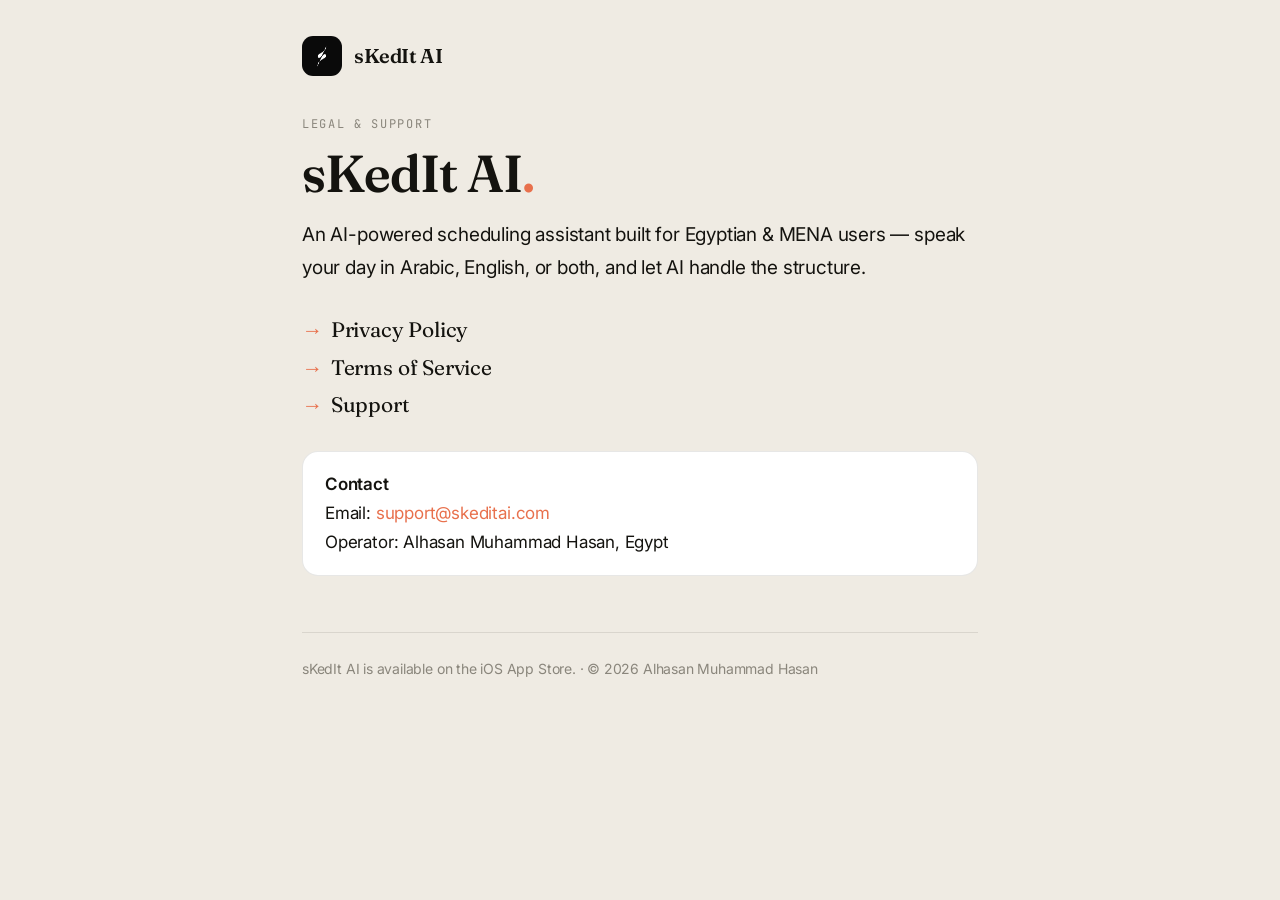
<file: index.html>
<!DOCTYPE html>
<html lang="en">
<head>
<meta charset="utf-8">
<meta name="viewport" content="width=device-width, initial-scale=1">
<title>sKedIt AI — Legal &amp; Support</title>
<meta name="description" content="sKedIt AI — an AI scheduling assistant for Egyptian &amp; MENA users. Privacy policy, terms of service, and support.">
<link rel="preconnect" href="https://fonts.googleapis.com">
<link rel="preconnect" href="https://fonts.gstatic.com" crossorigin>
<link href="https://fonts.googleapis.com/css2?family=Fraunces:opsz,wght@9..144,500;9..144,600&family=Inter:wght@400;500;600&family=JetBrains+Mono:wght@500&display=swap" rel="stylesheet">
<link rel="stylesheet" href="styles.css">
<link rel="icon" href="logo.png">
</head>
<body>
<div class="wrap">
  <header class="site">
    <img src="logo.png" alt="sKedIt AI logo">
    <span class="name">sKedIt AI</span>
  </header>

  <p class="kicker">Legal &amp; Support</p>
  <h1>sKedIt&nbsp;AI<span class="dot">.</span></h1>
  <p class="lead">An AI-powered scheduling assistant built for Egyptian &amp; MENA users — speak your day in Arabic, English, or both, and let AI handle the structure.</p>

  <ul class="home-links">
    <li><a href="privacy.html"><span class="arrow">→</span> Privacy Policy</a></li>
    <li><a href="terms.html"><span class="arrow">→</span> Terms of Service</a></li>
    <li><a href="support.html"><span class="arrow">→</span> Support</a></li>
  </ul>

  <div class="card">
    <strong>Contact</strong><br>
    Email: <a href="mailto:support@skeditai.com">support@skeditai.com</a><br>
    Operator: Alhasan Muhammad Hasan, Egypt
  </div>

  <footer class="site">
    sKedIt AI is available on the iOS App Store. · © 2026 Alhasan Muhammad Hasan
  </footer>
</div>
</body>
</html>
</file>
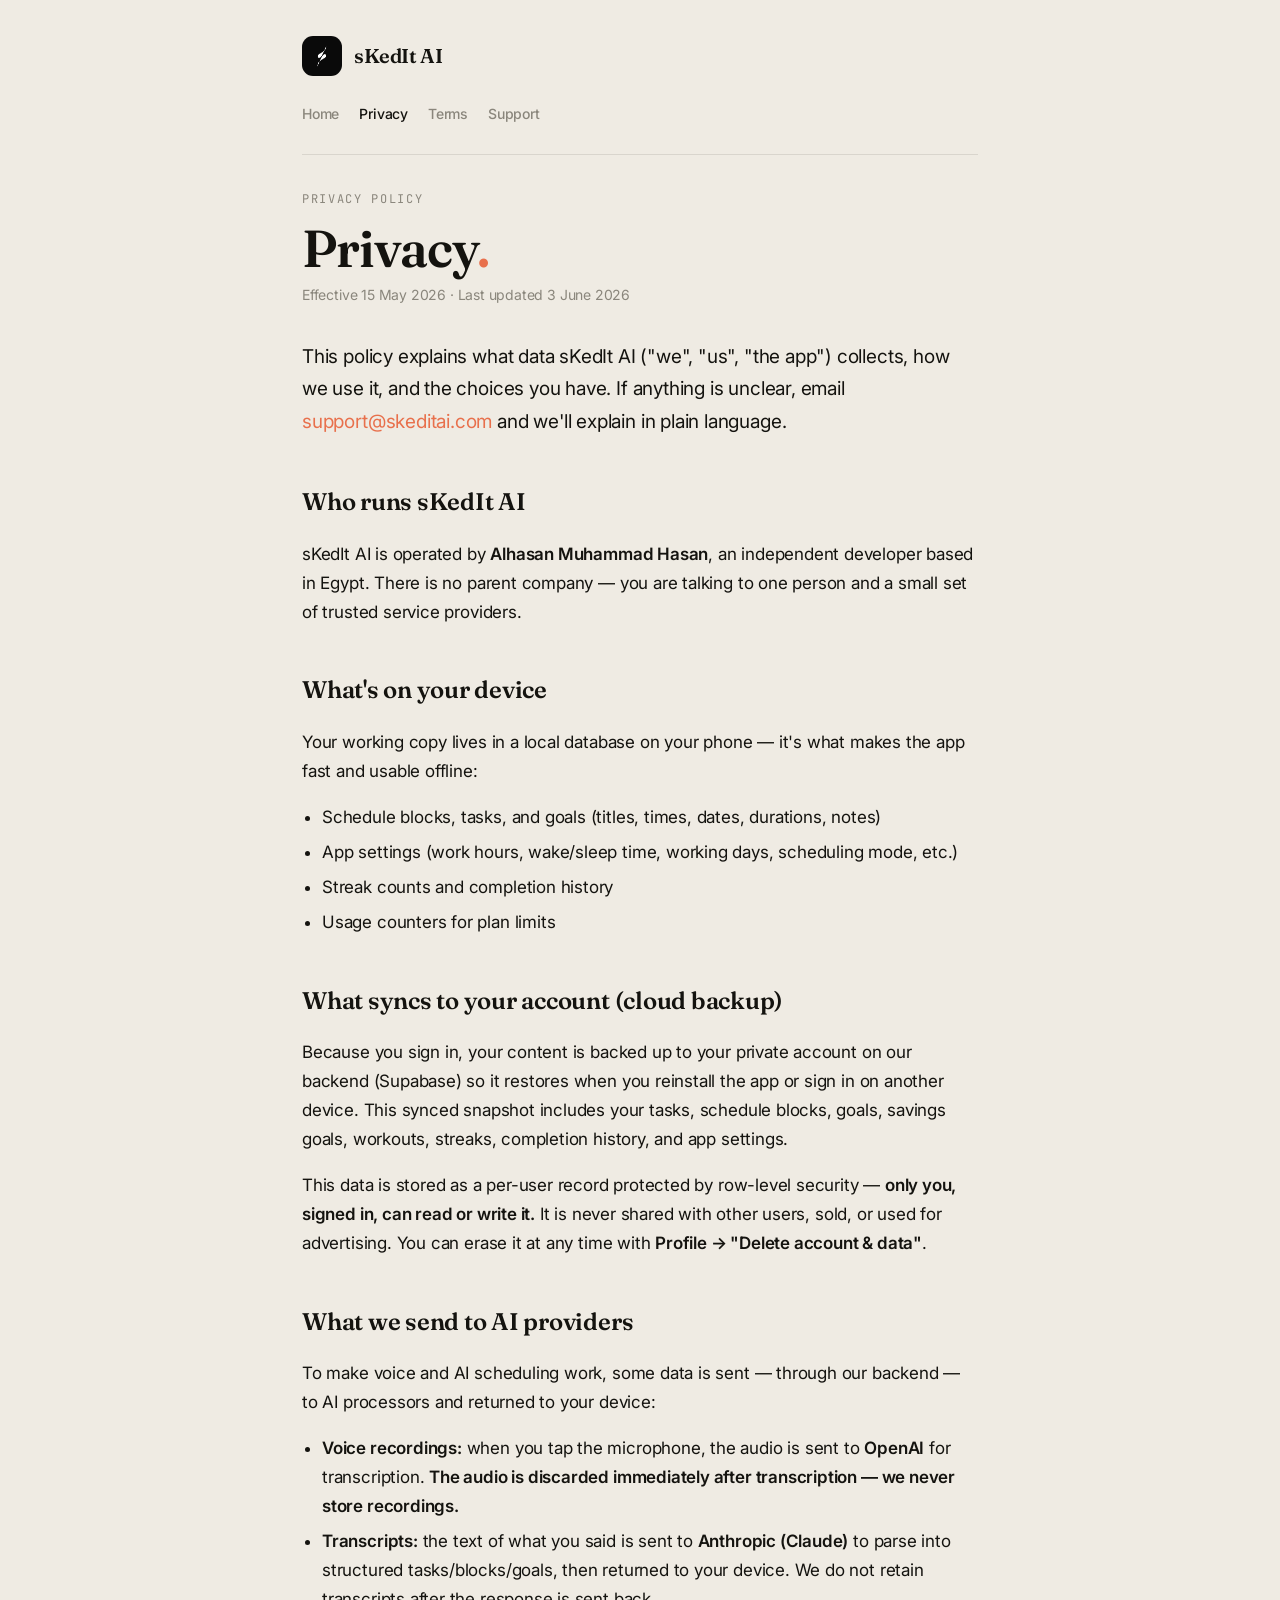
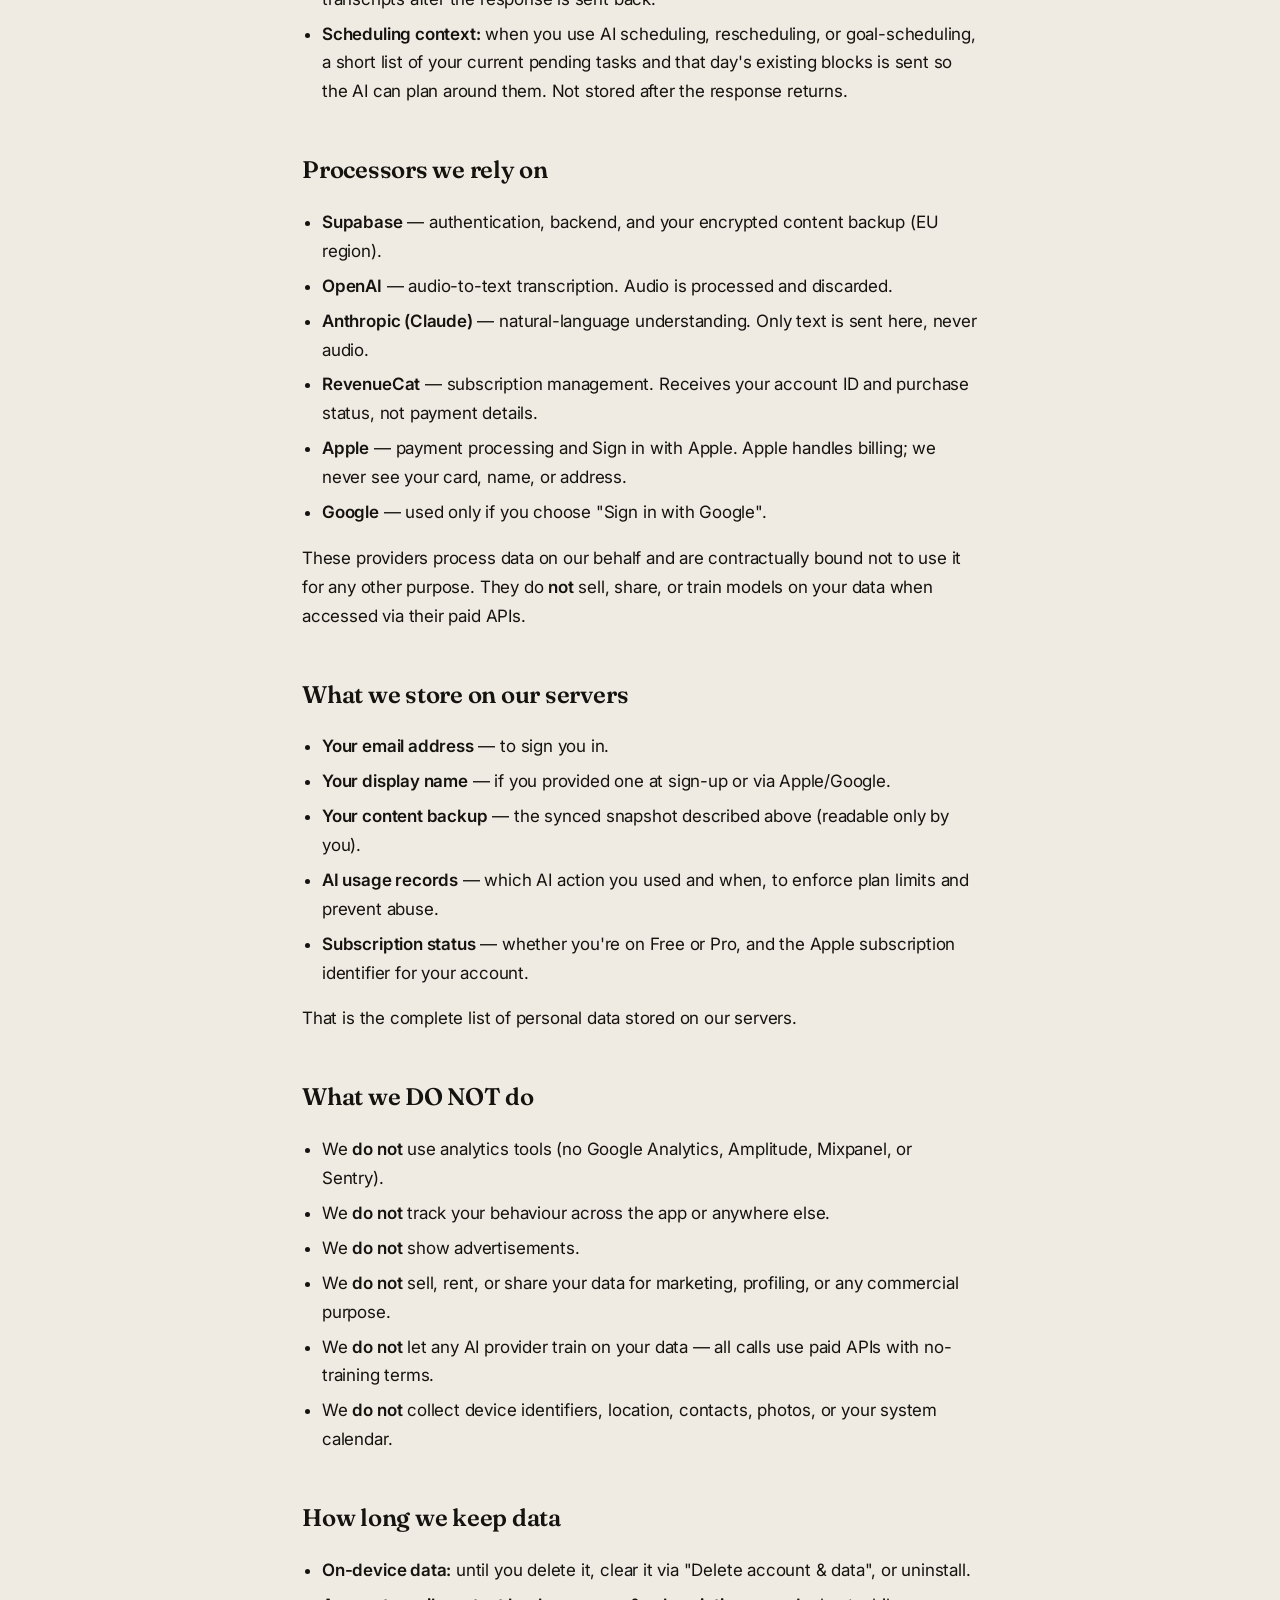
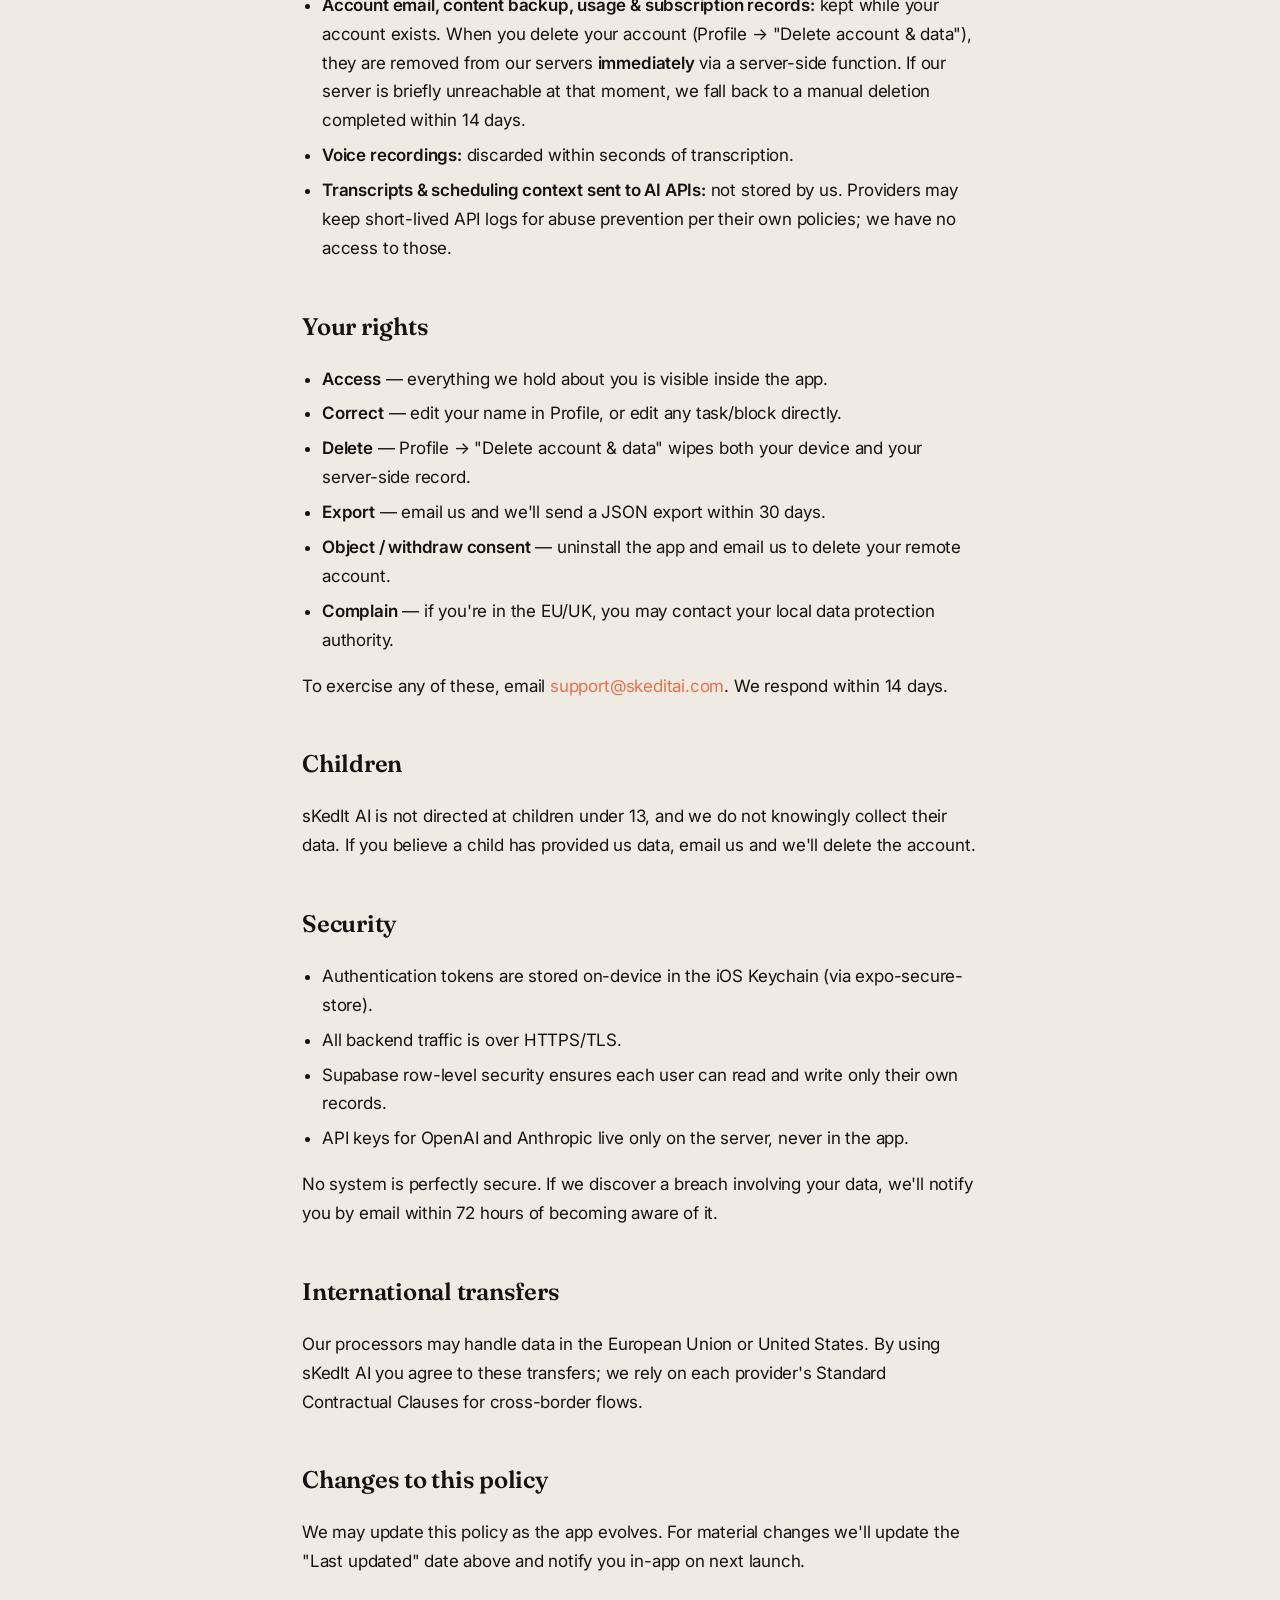
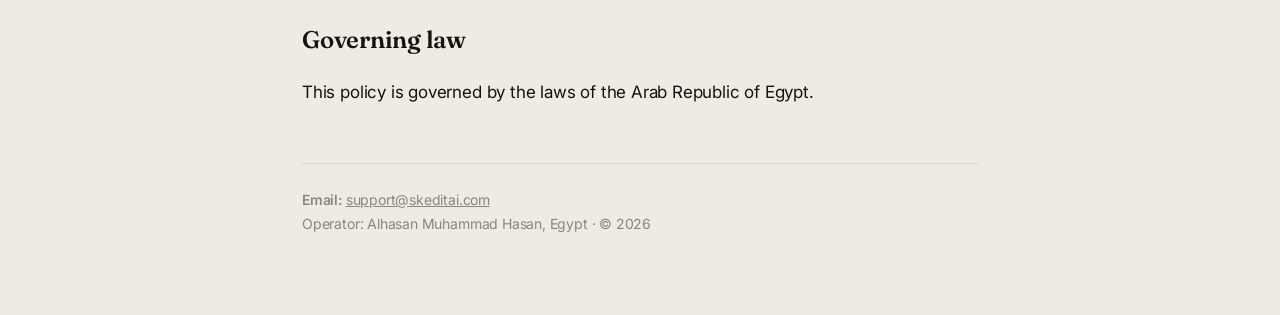
<file: privacy.html>
<!DOCTYPE html>
<html lang="en">
<head>
<meta charset="utf-8">
<meta name="viewport" content="width=device-width, initial-scale=1">
<title>Privacy Policy — sKedIt AI</title>
<meta name="description" content="How sKedIt AI handles your data: what stays on your device, what syncs to your account, and the processors involved.">
<link rel="preconnect" href="https://fonts.googleapis.com">
<link rel="preconnect" href="https://fonts.gstatic.com" crossorigin>
<link href="https://fonts.googleapis.com/css2?family=Fraunces:opsz,wght@9..144,500;9..144,600&family=Inter:wght@400;500;600&family=JetBrains+Mono:wght@500&display=swap" rel="stylesheet">
<link rel="stylesheet" href="styles.css">
<link rel="icon" href="logo.png">
</head>
<body>
<div class="wrap">
  <header class="site">
    <img src="logo.png" alt="sKedIt AI logo">
    <span class="name">sKedIt AI</span>
  </header>
  <nav class="top">
    <a href="index.html">Home</a>
    <a href="privacy.html" class="active">Privacy</a>
    <a href="terms.html">Terms</a>
    <a href="support.html">Support</a>
  </nav>

  <p class="kicker">Privacy Policy</p>
  <h1>Privacy<span class="dot">.</span></h1>
  <p class="meta">Effective 15 May 2026 · Last updated 3 June 2026</p>

  <p class="lead">This policy explains what data sKedIt AI ("we", "us", "the app") collects, how we use it, and the choices you have. If anything is unclear, email <a href="mailto:support@skeditai.com">support@skeditai.com</a> and we'll explain in plain language.</p>

  <h2>Who runs sKedIt AI</h2>
  <p>sKedIt AI is operated by <strong>Alhasan Muhammad Hasan</strong>, an independent developer based in Egypt. There is no parent company — you are talking to one person and a small set of trusted service providers.</p>

  <h2>What's on your device</h2>
  <p>Your working copy lives in a local database on your phone — it's what makes the app fast and usable offline:</p>
  <ul>
    <li>Schedule blocks, tasks, and goals (titles, times, dates, durations, notes)</li>
    <li>App settings (work hours, wake/sleep time, working days, scheduling mode, etc.)</li>
    <li>Streak counts and completion history</li>
    <li>Usage counters for plan limits</li>
  </ul>

  <h2>What syncs to your account (cloud backup)</h2>
  <p>Because you sign in, your content is backed up to your private account on our backend (Supabase) so it restores when you reinstall the app or sign in on another device. This synced snapshot includes your tasks, schedule blocks, goals, savings goals, workouts, streaks, completion history, and app settings.</p>
  <p>This data is stored as a per-user record protected by row-level security — <strong>only you, signed in, can read or write it.</strong> It is never shared with other users, sold, or used for advertising. You can erase it at any time with <strong>Profile → "Delete account &amp; data"</strong>.</p>

  <h2>What we send to AI providers</h2>
  <p>To make voice and AI scheduling work, some data is sent — through our backend — to AI processors and returned to your device:</p>
  <ul>
    <li><strong>Voice recordings:</strong> when you tap the microphone, the audio is sent to <strong>OpenAI</strong> for transcription. <strong>The audio is discarded immediately after transcription — we never store recordings.</strong></li>
    <li><strong>Transcripts:</strong> the text of what you said is sent to <strong>Anthropic (Claude)</strong> to parse into structured tasks/blocks/goals, then returned to your device. We do not retain transcripts after the response is sent back.</li>
    <li><strong>Scheduling context:</strong> when you use AI scheduling, rescheduling, or goal-scheduling, a short list of your current pending tasks and that day's existing blocks is sent so the AI can plan around them. Not stored after the response returns.</li>
  </ul>

  <h2>Processors we rely on</h2>
  <ul>
    <li><strong>Supabase</strong> — authentication, backend, and your encrypted content backup (EU region).</li>
    <li><strong>OpenAI</strong> — audio-to-text transcription. Audio is processed and discarded.</li>
    <li><strong>Anthropic (Claude)</strong> — natural-language understanding. Only text is sent here, never audio.</li>
    <li><strong>RevenueCat</strong> — subscription management. Receives your account ID and purchase status, not payment details.</li>
    <li><strong>Apple</strong> — payment processing and Sign in with Apple. Apple handles billing; we never see your card, name, or address.</li>
    <li><strong>Google</strong> — used only if you choose "Sign in with Google".</li>
  </ul>
  <p>These providers process data on our behalf and are contractually bound not to use it for any other purpose. They do <strong>not</strong> sell, share, or train models on your data when accessed via their paid APIs.</p>

  <h2>What we store on our servers</h2>
  <ul>
    <li><strong>Your email address</strong> — to sign you in.</li>
    <li><strong>Your display name</strong> — if you provided one at sign-up or via Apple/Google.</li>
    <li><strong>Your content backup</strong> — the synced snapshot described above (readable only by you).</li>
    <li><strong>AI usage records</strong> — which AI action you used and when, to enforce plan limits and prevent abuse.</li>
    <li><strong>Subscription status</strong> — whether you're on Free or Pro, and the Apple subscription identifier for your account.</li>
  </ul>
  <p>That is the complete list of personal data stored on our servers.</p>

  <h2>What we DO NOT do</h2>
  <ul>
    <li>We <strong>do not</strong> use analytics tools (no Google Analytics, Amplitude, Mixpanel, or Sentry).</li>
    <li>We <strong>do not</strong> track your behaviour across the app or anywhere else.</li>
    <li>We <strong>do not</strong> show advertisements.</li>
    <li>We <strong>do not</strong> sell, rent, or share your data for marketing, profiling, or any commercial purpose.</li>
    <li>We <strong>do not</strong> let any AI provider train on your data — all calls use paid APIs with no-training terms.</li>
    <li>We <strong>do not</strong> collect device identifiers, location, contacts, photos, or your system calendar.</li>
  </ul>

  <h2>How long we keep data</h2>
  <ul>
    <li><strong>On-device data:</strong> until you delete it, clear it via "Delete account &amp; data", or uninstall.</li>
    <li><strong>Account email, content backup, usage &amp; subscription records:</strong> kept while your account exists. When you delete your account (Profile → "Delete account &amp; data"), they are removed from our servers <strong>immediately</strong> via a server-side function. If our server is briefly unreachable at that moment, we fall back to a manual deletion completed within 14 days.</li>
    <li><strong>Voice recordings:</strong> discarded within seconds of transcription.</li>
    <li><strong>Transcripts &amp; scheduling context sent to AI APIs:</strong> not stored by us. Providers may keep short-lived API logs for abuse prevention per their own policies; we have no access to those.</li>
  </ul>

  <h2>Your rights</h2>
  <ul>
    <li><strong>Access</strong> — everything we hold about you is visible inside the app.</li>
    <li><strong>Correct</strong> — edit your name in Profile, or edit any task/block directly.</li>
    <li><strong>Delete</strong> — Profile → "Delete account &amp; data" wipes both your device and your server-side record.</li>
    <li><strong>Export</strong> — email us and we'll send a JSON export within 30 days.</li>
    <li><strong>Object / withdraw consent</strong> — uninstall the app and email us to delete your remote account.</li>
    <li><strong>Complain</strong> — if you're in the EU/UK, you may contact your local data protection authority.</li>
  </ul>
  <p>To exercise any of these, email <a href="mailto:support@skeditai.com">support@skeditai.com</a>. We respond within 14 days.</p>

  <h2>Children</h2>
  <p>sKedIt AI is not directed at children under 13, and we do not knowingly collect their data. If you believe a child has provided us data, email us and we'll delete the account.</p>

  <h2>Security</h2>
  <ul>
    <li>Authentication tokens are stored on-device in the iOS Keychain (via expo-secure-store).</li>
    <li>All backend traffic is over HTTPS/TLS.</li>
    <li>Supabase row-level security ensures each user can read and write only their own records.</li>
    <li>API keys for OpenAI and Anthropic live only on the server, never in the app.</li>
  </ul>
  <p>No system is perfectly secure. If we discover a breach involving your data, we'll notify you by email within 72 hours of becoming aware of it.</p>

  <h2>International transfers</h2>
  <p>Our processors may handle data in the European Union or United States. By using sKedIt AI you agree to these transfers; we rely on each provider's Standard Contractual Clauses for cross-border flows.</p>

  <h2>Changes to this policy</h2>
  <p>We may update this policy as the app evolves. For material changes we'll update the "Last updated" date above and notify you in-app on next launch.</p>

  <h2>Governing law</h2>
  <p>This policy is governed by the laws of the Arab Republic of Egypt.</p>

  <footer class="site">
    <strong>Email:</strong> <a href="mailto:support@skeditai.com">support@skeditai.com</a><br>
    Operator: Alhasan Muhammad Hasan, Egypt · © 2026
  </footer>
</div>
</body>
</html>
</file>
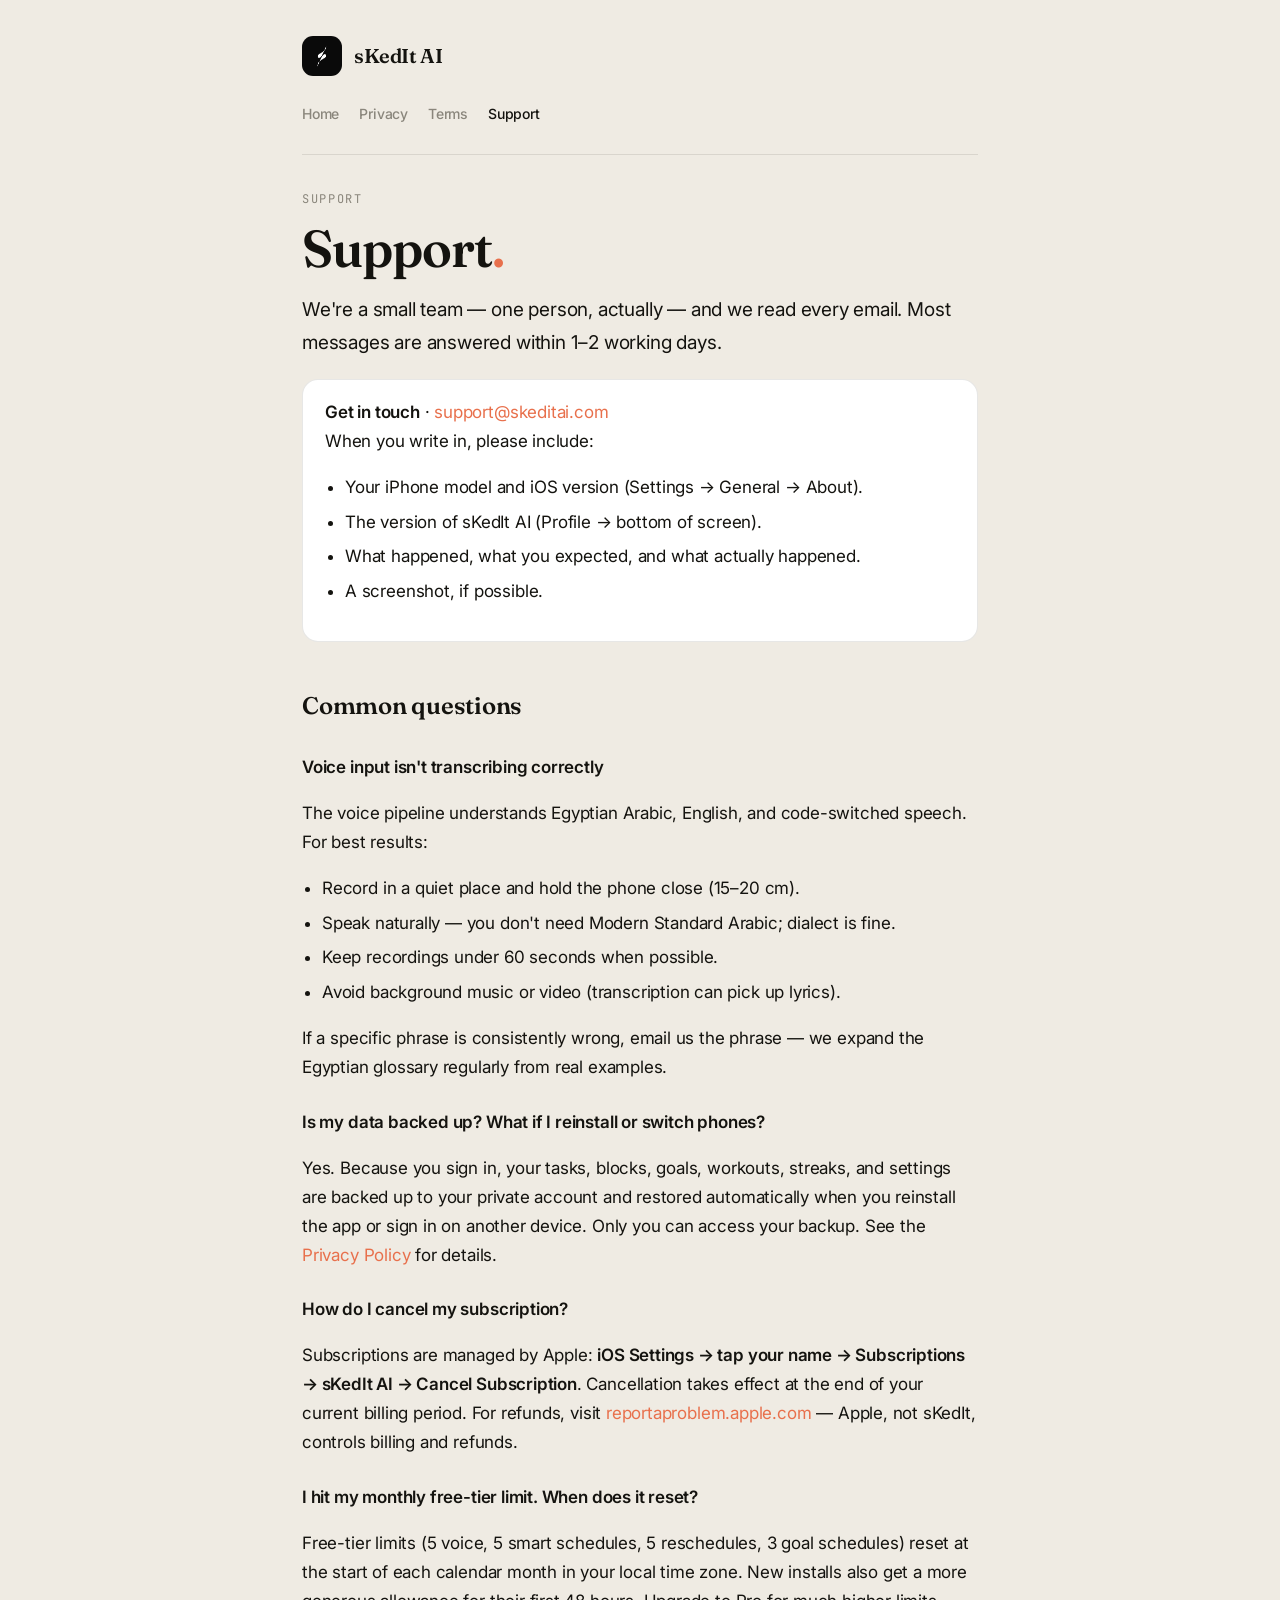
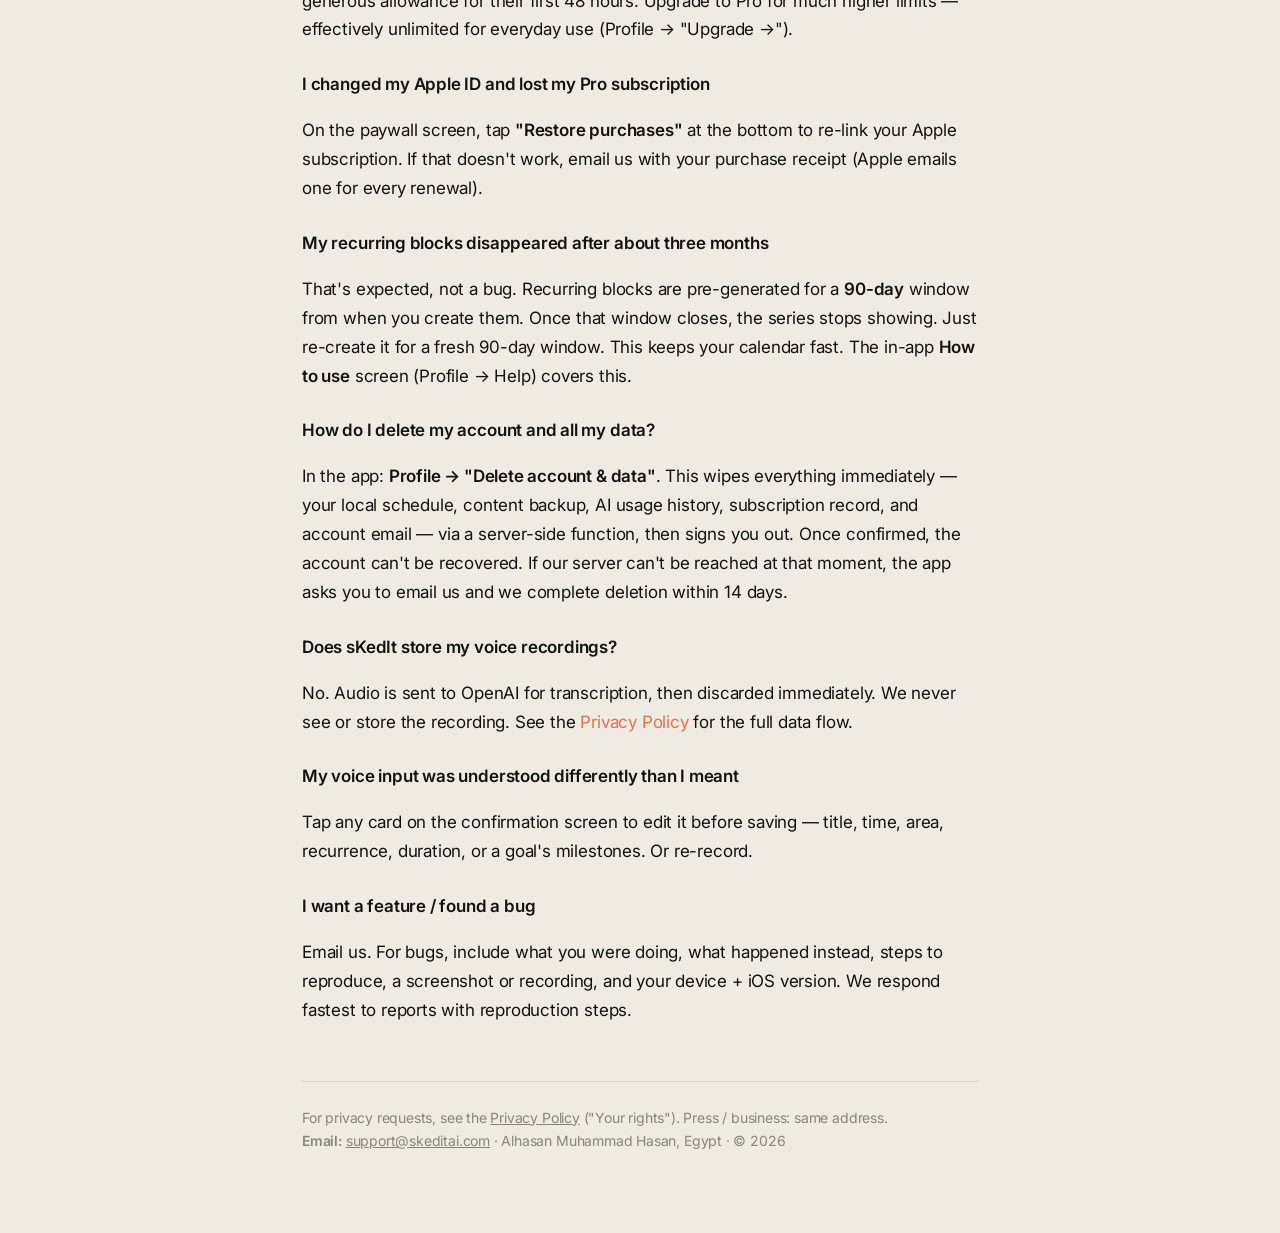
<file: support.html>
<!DOCTYPE html>
<html lang="en">
<head>
<meta charset="utf-8">
<meta name="viewport" content="width=device-width, initial-scale=1">
<title>Support — sKedIt AI</title>
<meta name="description" content="Help, FAQs, and how to reach us about sKedIt AI.">
<link rel="preconnect" href="https://fonts.googleapis.com">
<link rel="preconnect" href="https://fonts.gstatic.com" crossorigin>
<link href="https://fonts.googleapis.com/css2?family=Fraunces:opsz,wght@9..144,500;9..144,600&family=Inter:wght@400;500;600&family=JetBrains+Mono:wght@500&display=swap" rel="stylesheet">
<link rel="stylesheet" href="styles.css">
<link rel="icon" href="logo.png">
</head>
<body>
<div class="wrap">
  <header class="site">
    <img src="logo.png" alt="sKedIt AI logo">
    <span class="name">sKedIt AI</span>
  </header>
  <nav class="top">
    <a href="index.html">Home</a>
    <a href="privacy.html">Privacy</a>
    <a href="terms.html">Terms</a>
    <a href="support.html" class="active">Support</a>
  </nav>

  <p class="kicker">Support</p>
  <h1>Support<span class="dot">.</span></h1>
  <p class="lead">We're a small team — one person, actually — and we read every email. Most messages are answered within 1–2 working days.</p>

  <div class="card">
    <strong>Get in touch</strong> · <a href="mailto:support@skeditai.com">support@skeditai.com</a><br>
    When you write in, please include:
    <ul>
      <li>Your iPhone model and iOS version (Settings → General → About).</li>
      <li>The version of sKedIt AI (Profile → bottom of screen).</li>
      <li>What happened, what you expected, and what actually happened.</li>
      <li>A screenshot, if possible.</li>
    </ul>
  </div>

  <h2>Common questions</h2>

  <h3>Voice input isn't transcribing correctly</h3>
  <p>The voice pipeline understands Egyptian Arabic, English, and code-switched speech. For best results:</p>
  <ul>
    <li>Record in a quiet place and hold the phone close (15–20 cm).</li>
    <li>Speak naturally — you don't need Modern Standard Arabic; dialect is fine.</li>
    <li>Keep recordings under 60 seconds when possible.</li>
    <li>Avoid background music or video (transcription can pick up lyrics).</li>
  </ul>
  <p>If a specific phrase is consistently wrong, email us the phrase — we expand the Egyptian glossary regularly from real examples.</p>

  <h3>Is my data backed up? What if I reinstall or switch phones?</h3>
  <p>Yes. Because you sign in, your tasks, blocks, goals, workouts, streaks, and settings are backed up to your private account and restored automatically when you reinstall the app or sign in on another device. Only you can access your backup. See the <a href="privacy.html">Privacy Policy</a> for details.</p>

  <h3>How do I cancel my subscription?</h3>
  <p>Subscriptions are managed by Apple: <strong>iOS Settings → tap your name → Subscriptions → sKedIt AI → Cancel Subscription</strong>. Cancellation takes effect at the end of your current billing period. For refunds, visit <a href="https://reportaproblem.apple.com">reportaproblem.apple.com</a> — Apple, not sKedIt, controls billing and refunds.</p>

  <h3>I hit my monthly free-tier limit. When does it reset?</h3>
  <p>Free-tier limits (5 voice, 5 smart schedules, 5 reschedules, 3 goal schedules) reset at the start of each calendar month in your local time zone. New installs also get a more generous allowance for their first 48 hours. Upgrade to Pro for much higher limits — effectively unlimited for everyday use (Profile → "Upgrade →").</p>

  <h3>I changed my Apple ID and lost my Pro subscription</h3>
  <p>On the paywall screen, tap <strong>"Restore purchases"</strong> at the bottom to re-link your Apple subscription. If that doesn't work, email us with your purchase receipt (Apple emails one for every renewal).</p>

  <h3>My recurring blocks disappeared after about three months</h3>
  <p>That's expected, not a bug. Recurring blocks are pre-generated for a <strong>90-day</strong> window from when you create them. Once that window closes, the series stops showing. Just re-create it for a fresh 90-day window. This keeps your calendar fast. The in-app <strong>How to use</strong> screen (Profile → Help) covers this.</p>

  <h3>How do I delete my account and all my data?</h3>
  <p>In the app: <strong>Profile → "Delete account &amp; data"</strong>. This wipes everything immediately — your local schedule, content backup, AI usage history, subscription record, and account email — via a server-side function, then signs you out. Once confirmed, the account can't be recovered. If our server can't be reached at that moment, the app asks you to email us and we complete deletion within 14 days.</p>

  <h3>Does sKedIt store my voice recordings?</h3>
  <p>No. Audio is sent to OpenAI for transcription, then discarded immediately. We never see or store the recording. See the <a href="privacy.html">Privacy Policy</a> for the full data flow.</p>

  <h3>My voice input was understood differently than I meant</h3>
  <p>Tap any card on the confirmation screen to edit it before saving — title, time, area, recurrence, duration, or a goal's milestones. Or re-record.</p>

  <h3>I want a feature / found a bug</h3>
  <p>Email us. For bugs, include what you were doing, what happened instead, steps to reproduce, a screenshot or recording, and your device + iOS version. We respond fastest to reports with reproduction steps.</p>

  <footer class="site">
    For privacy requests, see the <a href="privacy.html">Privacy Policy</a> ("Your rights"). Press / business: same address.<br>
    <strong>Email:</strong> <a href="mailto:support@skeditai.com">support@skeditai.com</a> · Alhasan Muhammad Hasan, Egypt · © 2026
  </footer>
</div>
</body>
</html>
</file>
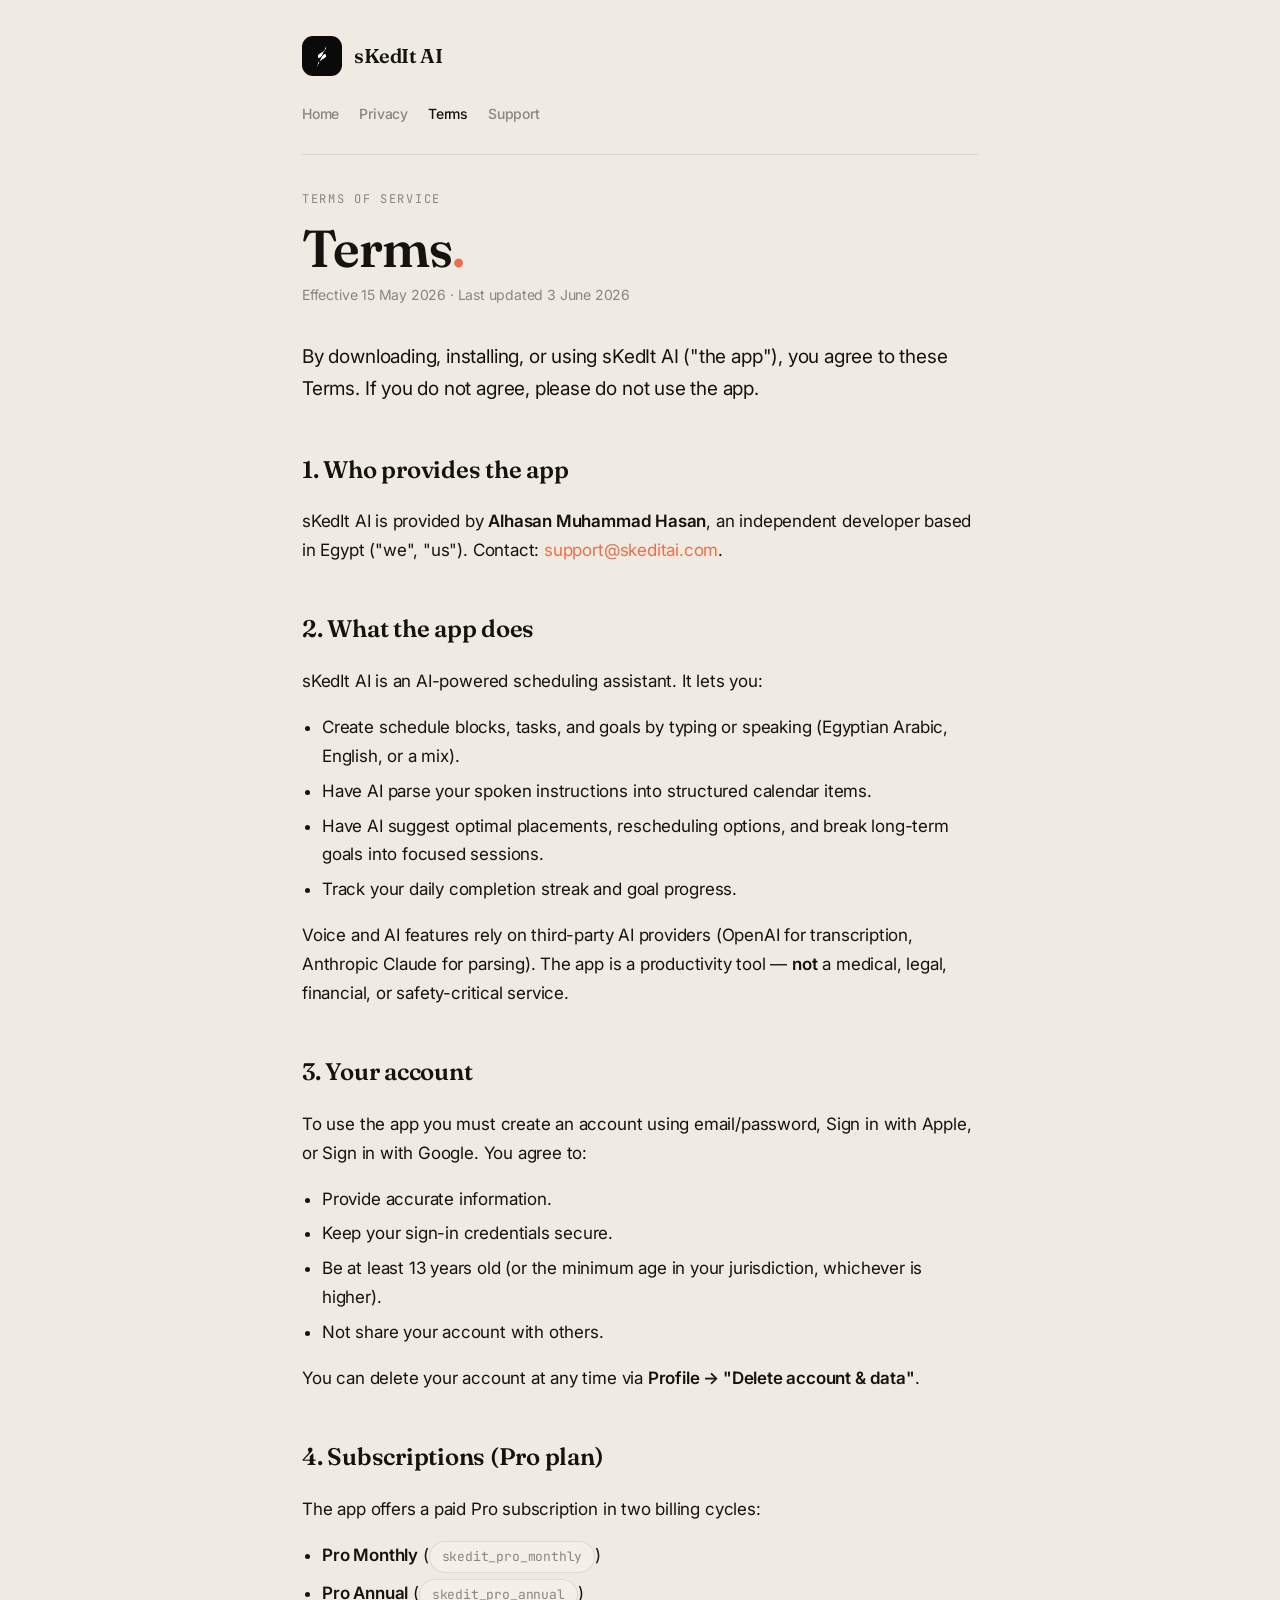
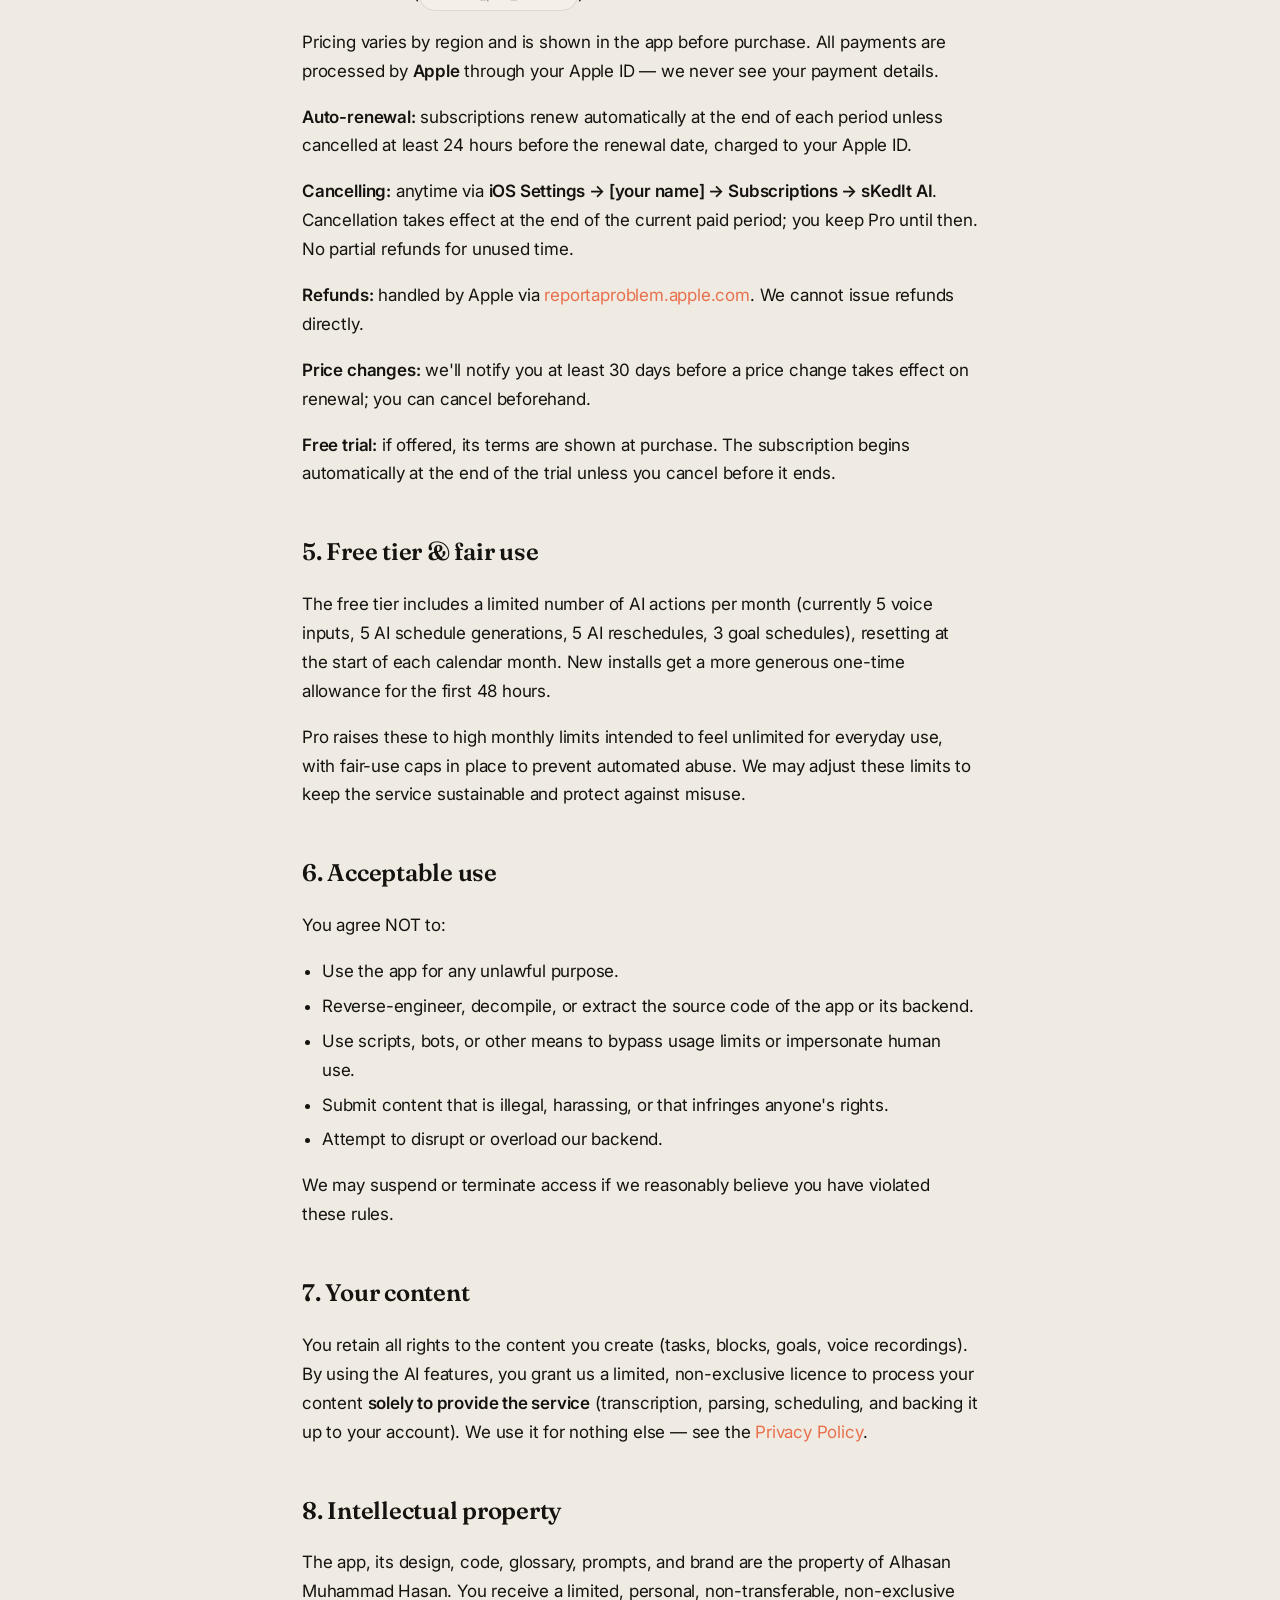
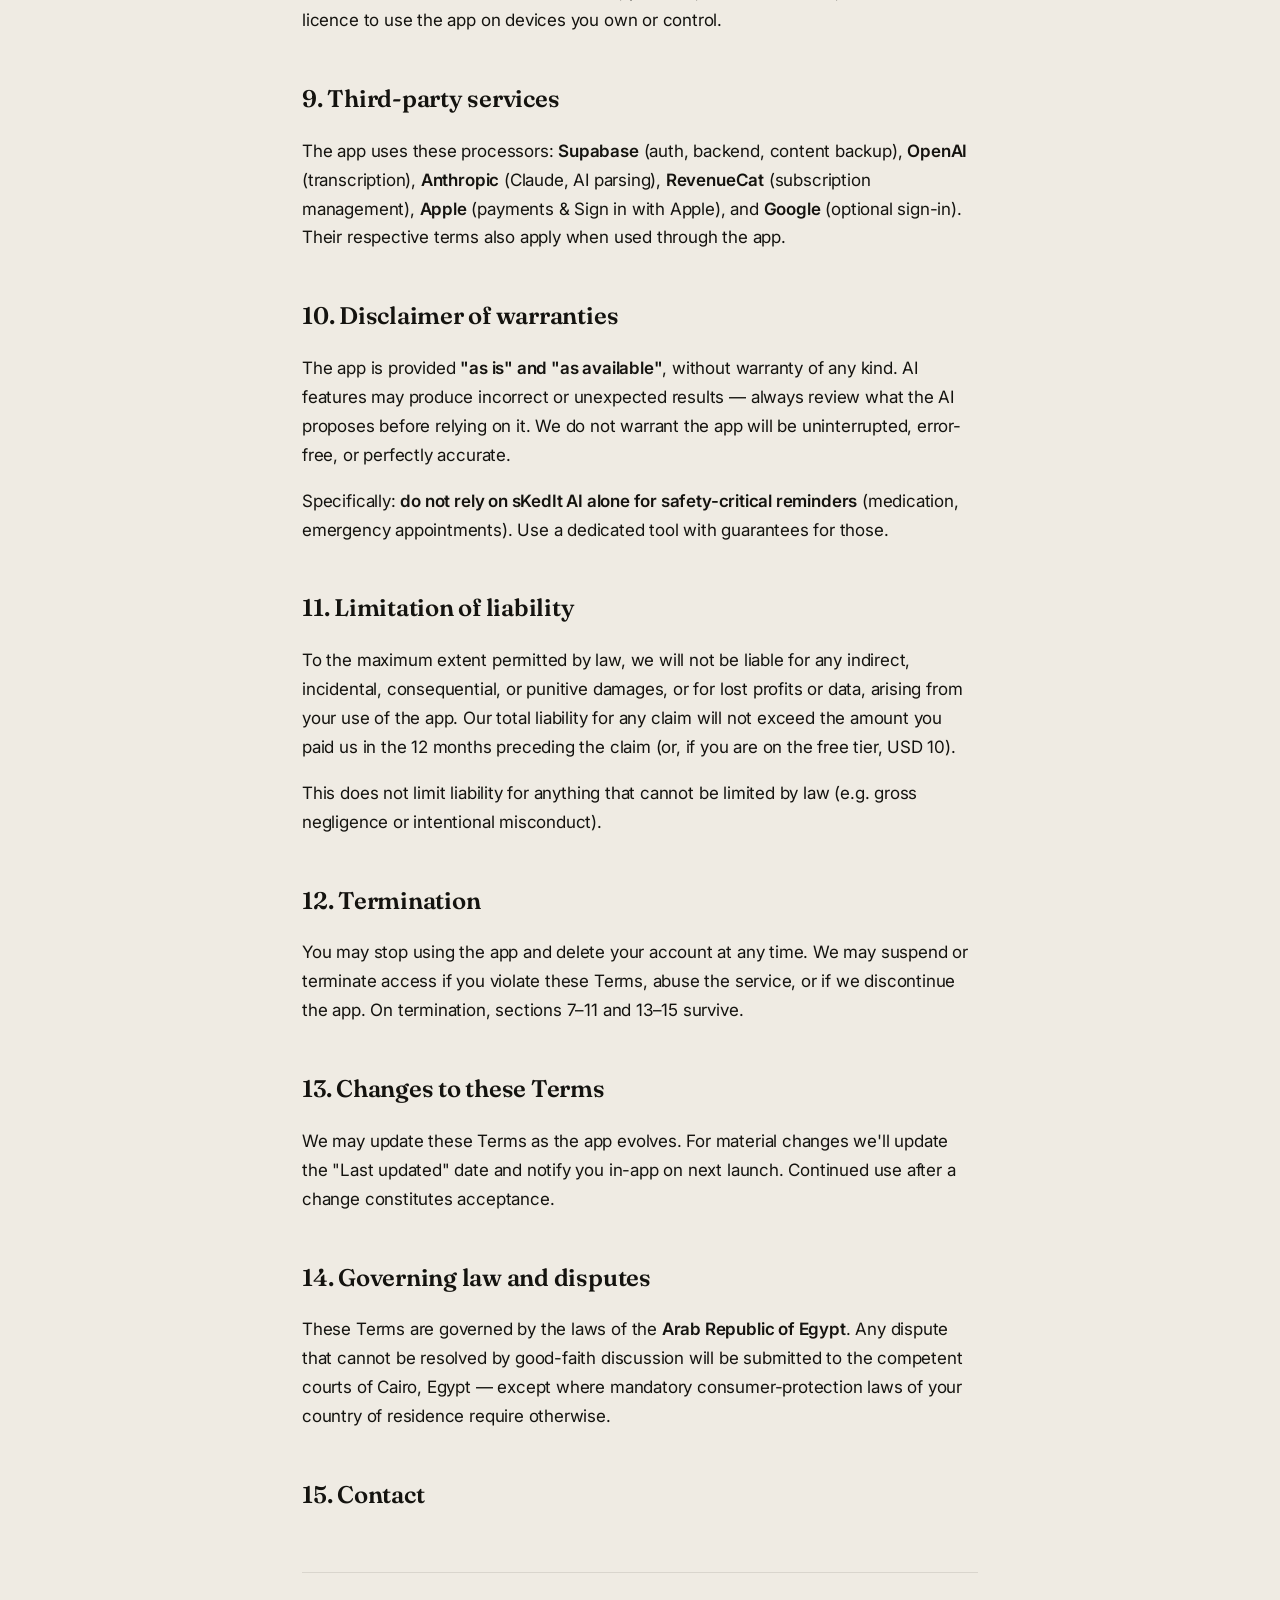
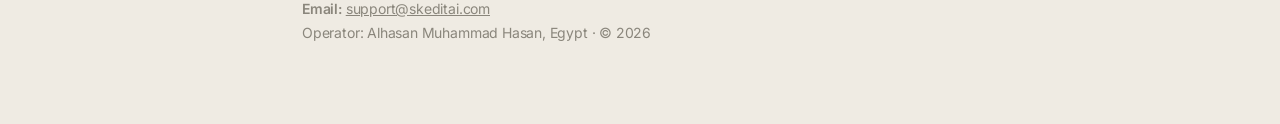
<file: terms.html>
<!DOCTYPE html>
<html lang="en">
<head>
<meta charset="utf-8">
<meta name="viewport" content="width=device-width, initial-scale=1">
<title>Terms of Service — sKedIt AI</title>
<meta name="description" content="The terms governing your use of sKedIt AI.">
<link rel="preconnect" href="https://fonts.googleapis.com">
<link rel="preconnect" href="https://fonts.gstatic.com" crossorigin>
<link href="https://fonts.googleapis.com/css2?family=Fraunces:opsz,wght@9..144,500;9..144,600&family=Inter:wght@400;500;600&family=JetBrains+Mono:wght@500&display=swap" rel="stylesheet">
<link rel="stylesheet" href="styles.css">
<link rel="icon" href="logo.png">
</head>
<body>
<div class="wrap">
  <header class="site">
    <img src="logo.png" alt="sKedIt AI logo">
    <span class="name">sKedIt AI</span>
  </header>
  <nav class="top">
    <a href="index.html">Home</a>
    <a href="privacy.html">Privacy</a>
    <a href="terms.html" class="active">Terms</a>
    <a href="support.html">Support</a>
  </nav>

  <p class="kicker">Terms of Service</p>
  <h1>Terms<span class="dot">.</span></h1>
  <p class="meta">Effective 15 May 2026 · Last updated 3 June 2026</p>

  <p class="lead">By downloading, installing, or using sKedIt AI ("the app"), you agree to these Terms. If you do not agree, please do not use the app.</p>

  <h2>1. Who provides the app</h2>
  <p>sKedIt AI is provided by <strong>Alhasan Muhammad Hasan</strong>, an independent developer based in Egypt ("we", "us"). Contact: <a href="mailto:support@skeditai.com">support@skeditai.com</a>.</p>

  <h2>2. What the app does</h2>
  <p>sKedIt AI is an AI-powered scheduling assistant. It lets you:</p>
  <ul>
    <li>Create schedule blocks, tasks, and goals by typing or speaking (Egyptian Arabic, English, or a mix).</li>
    <li>Have AI parse your spoken instructions into structured calendar items.</li>
    <li>Have AI suggest optimal placements, rescheduling options, and break long-term goals into focused sessions.</li>
    <li>Track your daily completion streak and goal progress.</li>
  </ul>
  <p>Voice and AI features rely on third-party AI providers (OpenAI for transcription, Anthropic Claude for parsing). The app is a productivity tool — <strong>not</strong> a medical, legal, financial, or safety-critical service.</p>

  <h2>3. Your account</h2>
  <p>To use the app you must create an account using email/password, Sign in with Apple, or Sign in with Google. You agree to:</p>
  <ul>
    <li>Provide accurate information.</li>
    <li>Keep your sign-in credentials secure.</li>
    <li>Be at least 13 years old (or the minimum age in your jurisdiction, whichever is higher).</li>
    <li>Not share your account with others.</li>
  </ul>
  <p>You can delete your account at any time via <strong>Profile → "Delete account &amp; data"</strong>.</p>

  <h2>4. Subscriptions (Pro plan)</h2>
  <p>The app offers a paid Pro subscription in two billing cycles:</p>
  <ul>
    <li><strong>Pro Monthly</strong> (<span class="pill">skedit_pro_monthly</span>)</li>
    <li><strong>Pro Annual</strong> (<span class="pill">skedit_pro_annual</span>)</li>
  </ul>
  <p>Pricing varies by region and is shown in the app before purchase. All payments are processed by <strong>Apple</strong> through your Apple ID — we never see your payment details.</p>
  <p><strong>Auto-renewal:</strong> subscriptions renew automatically at the end of each period unless cancelled at least 24 hours before the renewal date, charged to your Apple ID.</p>
  <p><strong>Cancelling:</strong> anytime via <strong>iOS Settings → [your name] → Subscriptions → sKedIt AI</strong>. Cancellation takes effect at the end of the current paid period; you keep Pro until then. No partial refunds for unused time.</p>
  <p><strong>Refunds:</strong> handled by Apple via <a href="https://reportaproblem.apple.com">reportaproblem.apple.com</a>. We cannot issue refunds directly.</p>
  <p><strong>Price changes:</strong> we'll notify you at least 30 days before a price change takes effect on renewal; you can cancel beforehand.</p>
  <p><strong>Free trial:</strong> if offered, its terms are shown at purchase. The subscription begins automatically at the end of the trial unless you cancel before it ends.</p>

  <h2>5. Free tier &amp; fair use</h2>
  <p>The free tier includes a limited number of AI actions per month (currently 5 voice inputs, 5 AI schedule generations, 5 AI reschedules, 3 goal schedules), resetting at the start of each calendar month. New installs get a more generous one-time allowance for the first 48 hours.</p>
  <p>Pro raises these to high monthly limits intended to feel unlimited for everyday use, with fair-use caps in place to prevent automated abuse. We may adjust these limits to keep the service sustainable and protect against misuse.</p>

  <h2>6. Acceptable use</h2>
  <p>You agree NOT to:</p>
  <ul>
    <li>Use the app for any unlawful purpose.</li>
    <li>Reverse-engineer, decompile, or extract the source code of the app or its backend.</li>
    <li>Use scripts, bots, or other means to bypass usage limits or impersonate human use.</li>
    <li>Submit content that is illegal, harassing, or that infringes anyone's rights.</li>
    <li>Attempt to disrupt or overload our backend.</li>
  </ul>
  <p>We may suspend or terminate access if we reasonably believe you have violated these rules.</p>

  <h2>7. Your content</h2>
  <p>You retain all rights to the content you create (tasks, blocks, goals, voice recordings). By using the AI features, you grant us a limited, non-exclusive licence to process your content <strong>solely to provide the service</strong> (transcription, parsing, scheduling, and backing it up to your account). We use it for nothing else — see the <a href="privacy.html">Privacy Policy</a>.</p>

  <h2>8. Intellectual property</h2>
  <p>The app, its design, code, glossary, prompts, and brand are the property of Alhasan Muhammad Hasan. You receive a limited, personal, non-transferable, non-exclusive licence to use the app on devices you own or control.</p>

  <h2>9. Third-party services</h2>
  <p>The app uses these processors: <strong>Supabase</strong> (auth, backend, content backup), <strong>OpenAI</strong> (transcription), <strong>Anthropic</strong> (Claude, AI parsing), <strong>RevenueCat</strong> (subscription management), <strong>Apple</strong> (payments &amp; Sign in with Apple), and <strong>Google</strong> (optional sign-in). Their respective terms also apply when used through the app.</p>

  <h2>10. Disclaimer of warranties</h2>
  <p>The app is provided <strong>"as is" and "as available"</strong>, without warranty of any kind. AI features may produce incorrect or unexpected results — always review what the AI proposes before relying on it. We do not warrant the app will be uninterrupted, error-free, or perfectly accurate.</p>
  <p>Specifically: <strong>do not rely on sKedIt AI alone for safety-critical reminders</strong> (medication, emergency appointments). Use a dedicated tool with guarantees for those.</p>

  <h2>11. Limitation of liability</h2>
  <p>To the maximum extent permitted by law, we will not be liable for any indirect, incidental, consequential, or punitive damages, or for lost profits or data, arising from your use of the app. Our total liability for any claim will not exceed the amount you paid us in the 12 months preceding the claim (or, if you are on the free tier, USD 10).</p>
  <p>This does not limit liability for anything that cannot be limited by law (e.g. gross negligence or intentional misconduct).</p>

  <h2>12. Termination</h2>
  <p>You may stop using the app and delete your account at any time. We may suspend or terminate access if you violate these Terms, abuse the service, or if we discontinue the app. On termination, sections 7–11 and 13–15 survive.</p>

  <h2>13. Changes to these Terms</h2>
  <p>We may update these Terms as the app evolves. For material changes we'll update the "Last updated" date and notify you in-app on next launch. Continued use after a change constitutes acceptance.</p>

  <h2>14. Governing law and disputes</h2>
  <p>These Terms are governed by the laws of the <strong>Arab Republic of Egypt</strong>. Any dispute that cannot be resolved by good-faith discussion will be submitted to the competent courts of Cairo, Egypt — except where mandatory consumer-protection laws of your country of residence require otherwise.</p>

  <h2>15. Contact</h2>
  <footer class="site">
    <strong>Email:</strong> <a href="mailto:support@skeditai.com">support@skeditai.com</a><br>
    Operator: Alhasan Muhammad Hasan, Egypt · © 2026
  </footer>
</div>
</body>
</html>
</file>
<file: styles.css>
:root {
  --cream:#EFEBE3; --soft:#F4F0E7; --surface:#FFFFFF; --ink:#14130F;
  --muted:#8A867C; --accent:#E8704C; --hairline:rgba(20,19,15,0.10);
}
@media (prefers-color-scheme: dark) {
  :root {
    --cream:#14130F; --soft:#1E1B16; --surface:#1A1814; --ink:#EFEBE3;
    --muted:#9A968C; --accent:#F08A6A; --hairline:rgba(239,235,227,0.12);
  }
}
* { box-sizing: border-box; }
html { -webkit-text-size-adjust: 100%; }
body {
  margin: 0;
  background: var(--cream);
  color: var(--ink);
  font-family: 'Inter', -apple-system, BlinkMacSystemFont, 'Segoe UI', Roboto, sans-serif;
  font-size: 17px;
  line-height: 1.7;
  letter-spacing: -0.011em;
  -webkit-font-smoothing: antialiased;
  text-rendering: optimizeLegibility;
}
.wrap { max-width: 720px; margin: 0 auto; padding: 30px 22px 80px; }

header.site { display: flex; align-items: center; gap: 12px; padding: 6px 0 26px; }
header.site img { width: 40px; height: 40px; border-radius: 11px; display: block; }
header.site .name {
  font-family: 'Fraunces', Georgia, serif; font-weight: 600;
  font-size: 20px; letter-spacing: -0.02em;
}

nav.top {
  display: flex; flex-wrap: wrap; gap: 20px;
  padding-bottom: 28px; margin-bottom: 34px;
  border-bottom: 1px solid var(--hairline);
}
nav.top a { color: var(--muted); text-decoration: none; font-size: 14px; font-weight: 500; }
nav.top a:hover, nav.top a.active { color: var(--ink); }

.kicker {
  font-family: 'JetBrains Mono', ui-monospace, monospace;
  text-transform: uppercase; letter-spacing: 0.14em;
  font-size: 12px; color: var(--muted); margin-bottom: 12px;
}
h1 {
  font-family: 'Fraunces', Georgia, serif; font-weight: 600;
  font-size: clamp(34px, 7vw, 52px); line-height: 1.04;
  letter-spacing: -0.02em; margin: 0 0 8px;
}
h1 .dot { color: var(--accent); }
.meta { color: var(--muted); font-size: 14px; margin: 0 0 34px; }

h2 {
  font-family: 'Fraunces', Georgia, serif; font-weight: 600;
  font-size: 24px; letter-spacing: -0.01em; margin: 44px 0 12px;
}
h3 { font-size: 17px; font-weight: 600; margin: 26px 0 6px; }

p, li { color: var(--ink); }
.lead { font-size: 19px; }
a { color: var(--accent); text-decoration: none; }
a:hover { text-decoration: underline; }
ul { padding-left: 20px; }
li { margin: 6px 0; }
strong { font-weight: 600; }
hr { border: none; border-top: 1px solid var(--hairline); margin: 40px 0; }

.card {
  background: var(--surface); border: 1px solid var(--hairline);
  border-radius: 16px; padding: 18px 22px; margin: 20px 0;
}
.pill {
  display: inline-block; background: var(--soft); border: 1px solid var(--hairline);
  border-radius: 999px; padding: 4px 12px; font-size: 13px; color: var(--muted);
  font-family: 'JetBrains Mono', ui-monospace, monospace;
}

.home-links { list-style: none; padding: 0; margin: 28px 0; }
.home-links li { margin: 0 0 2px; }
.home-links a {
  font-family: 'Fraunces', Georgia, serif; font-size: 21px; color: var(--ink);
  display: inline-flex; align-items: center; gap: 8px;
}
.home-links a:hover { color: var(--accent); text-decoration: none; }
.home-links .arrow { color: var(--accent); }

footer.site {
  margin-top: 56px; padding-top: 24px;
  border-top: 1px solid var(--hairline); color: var(--muted); font-size: 14px;
}
footer.site a { color: var(--muted); text-decoration: underline; }
</file>
